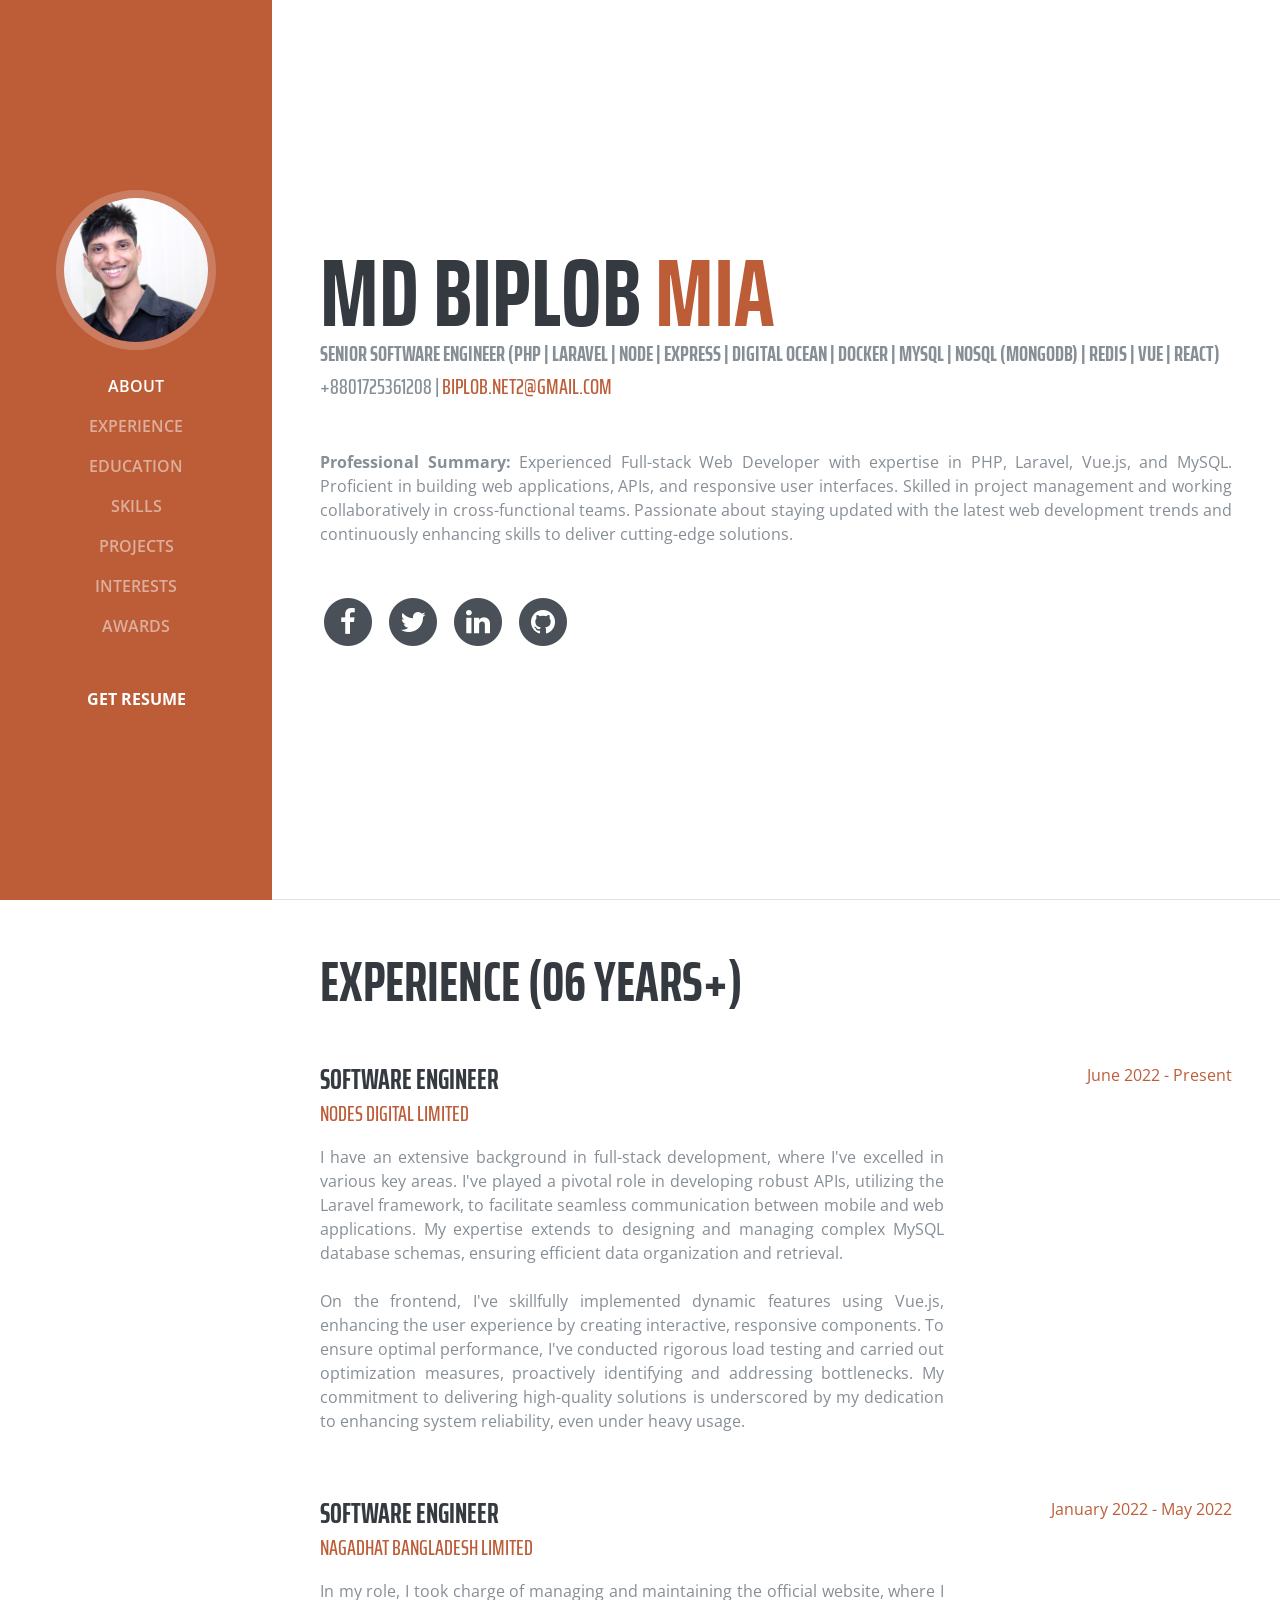
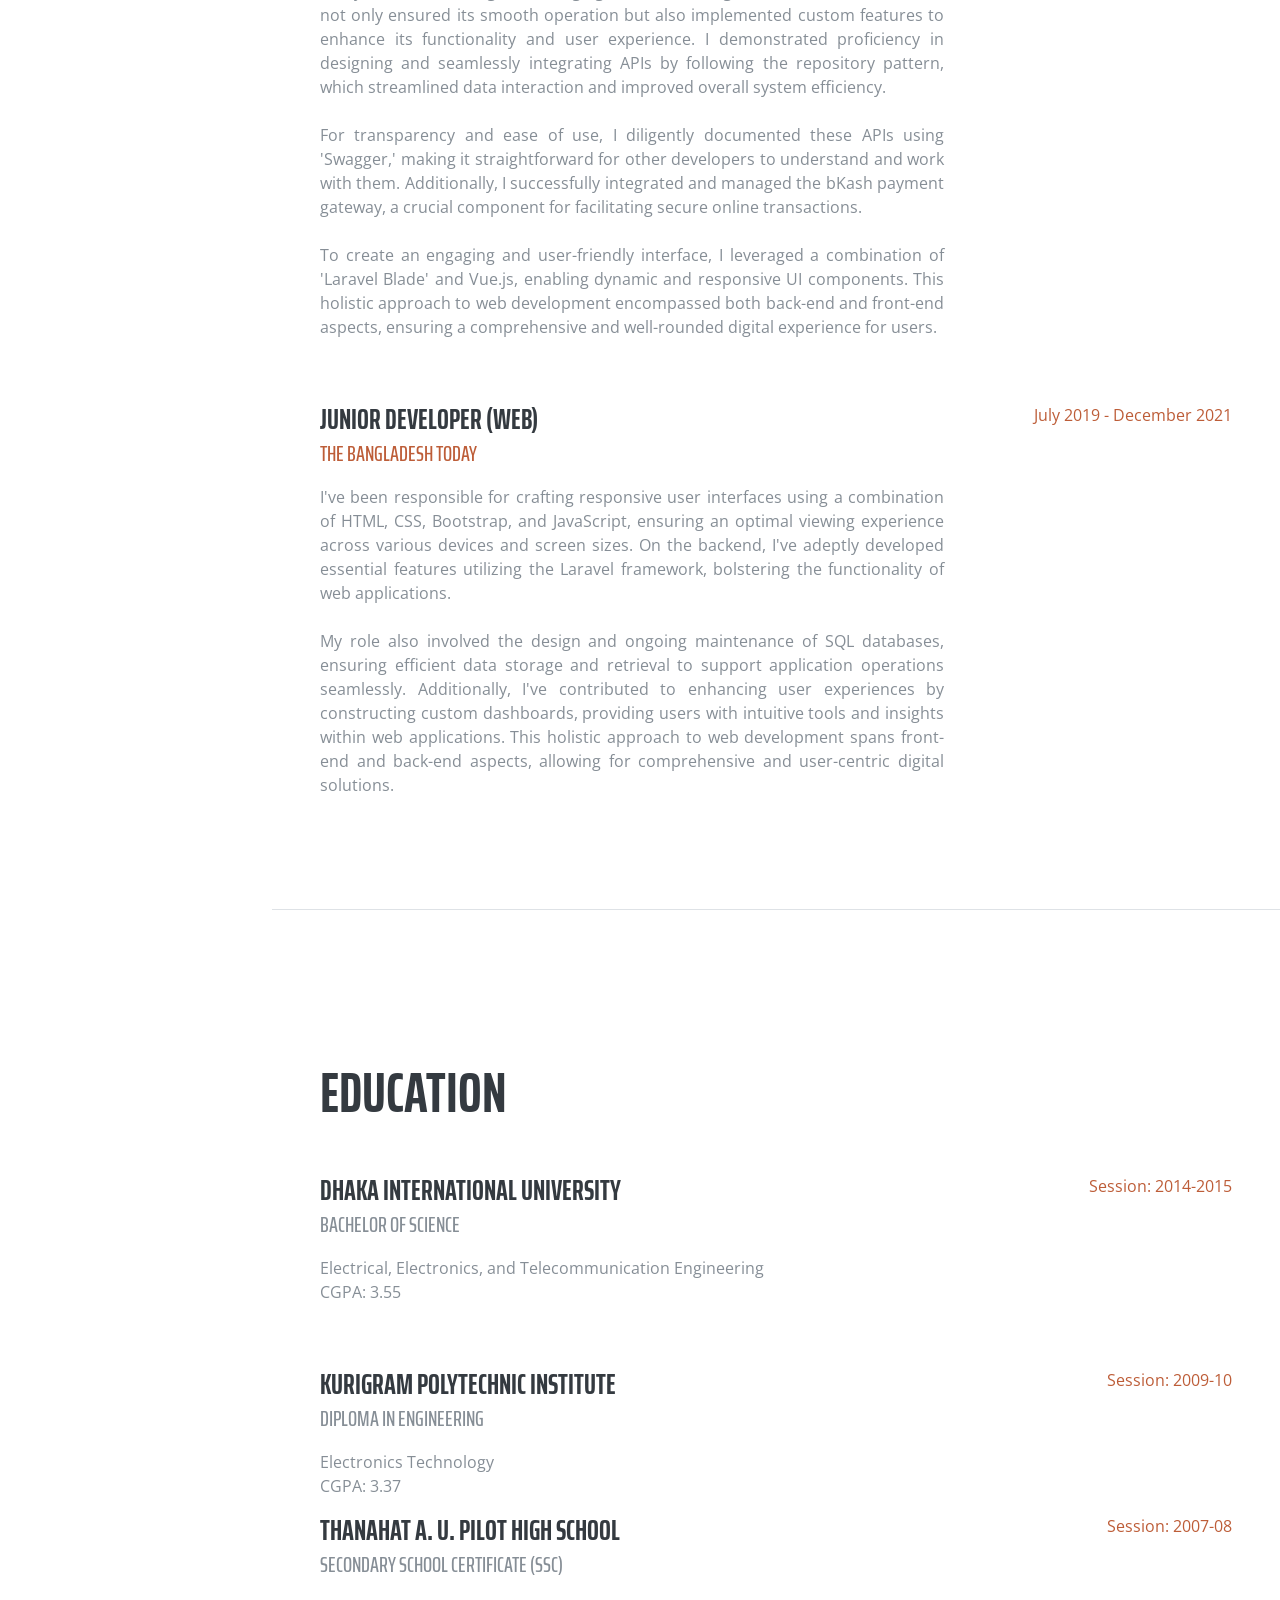
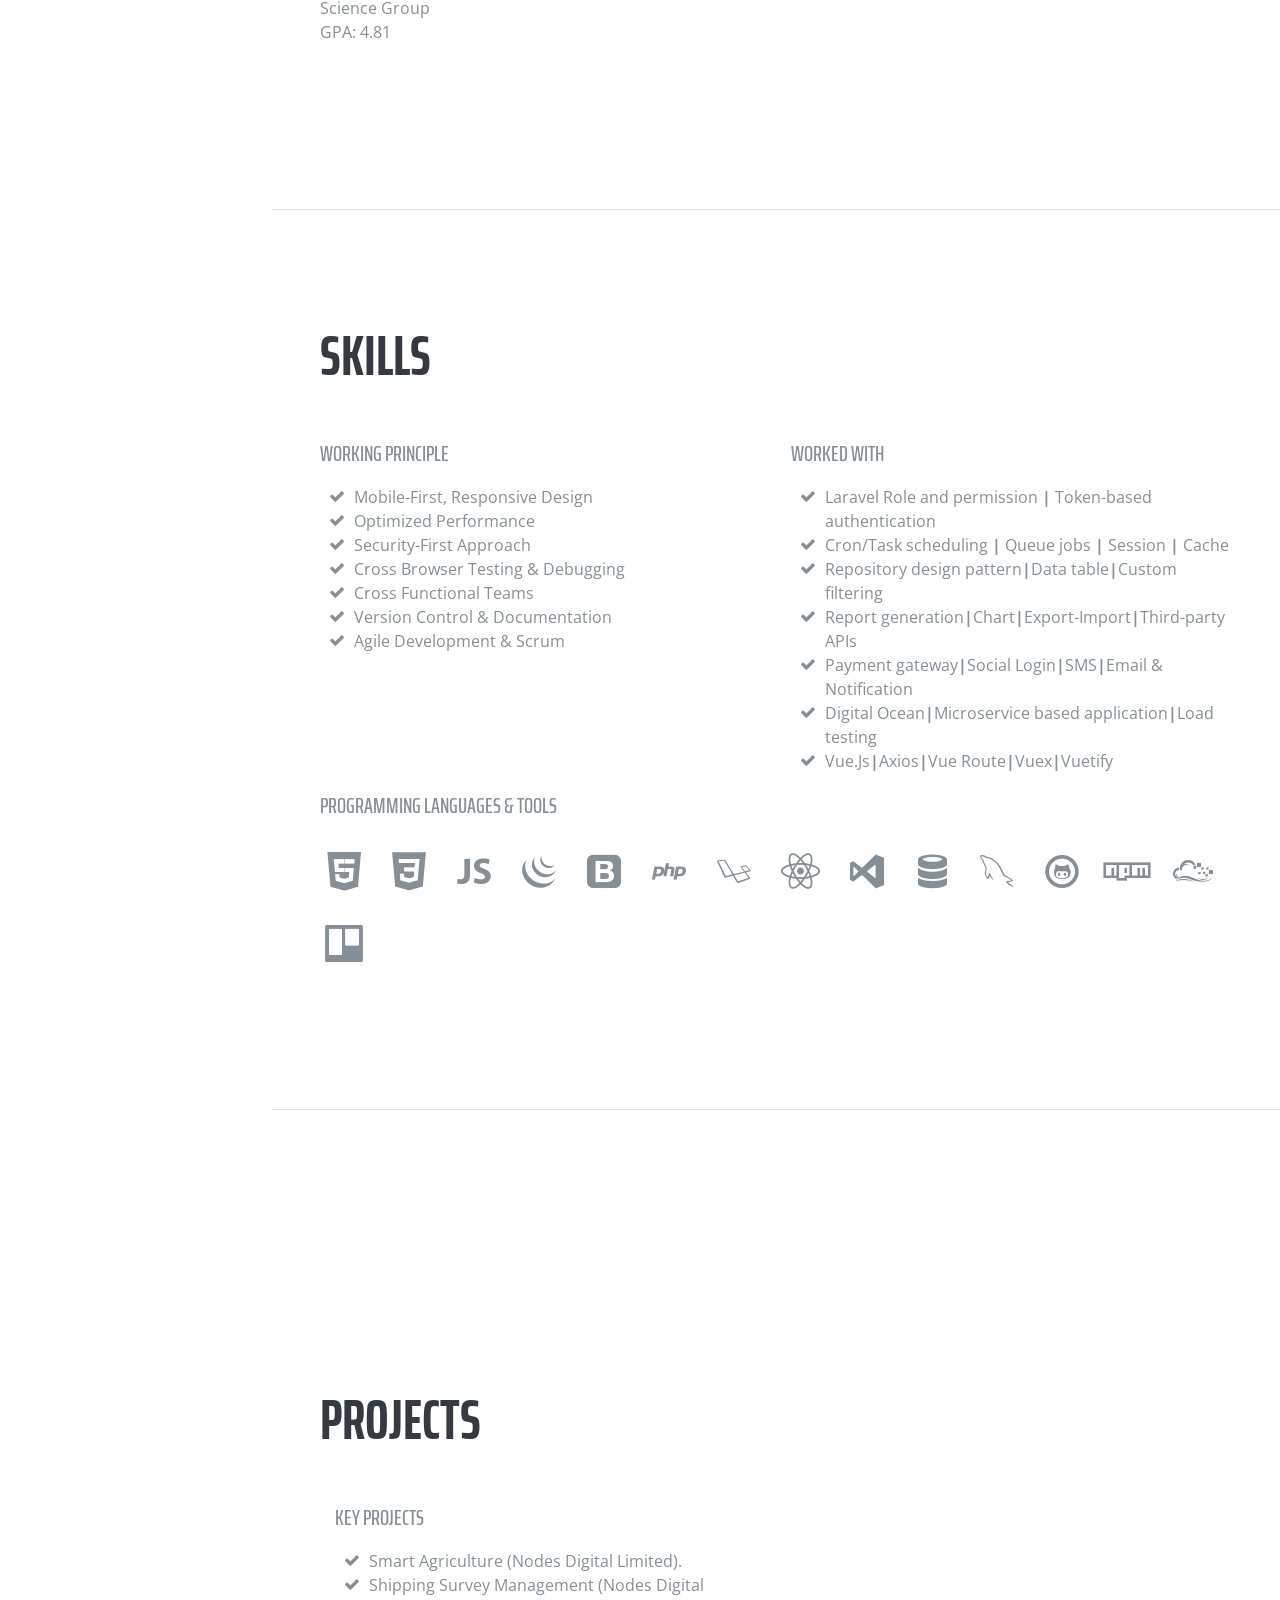
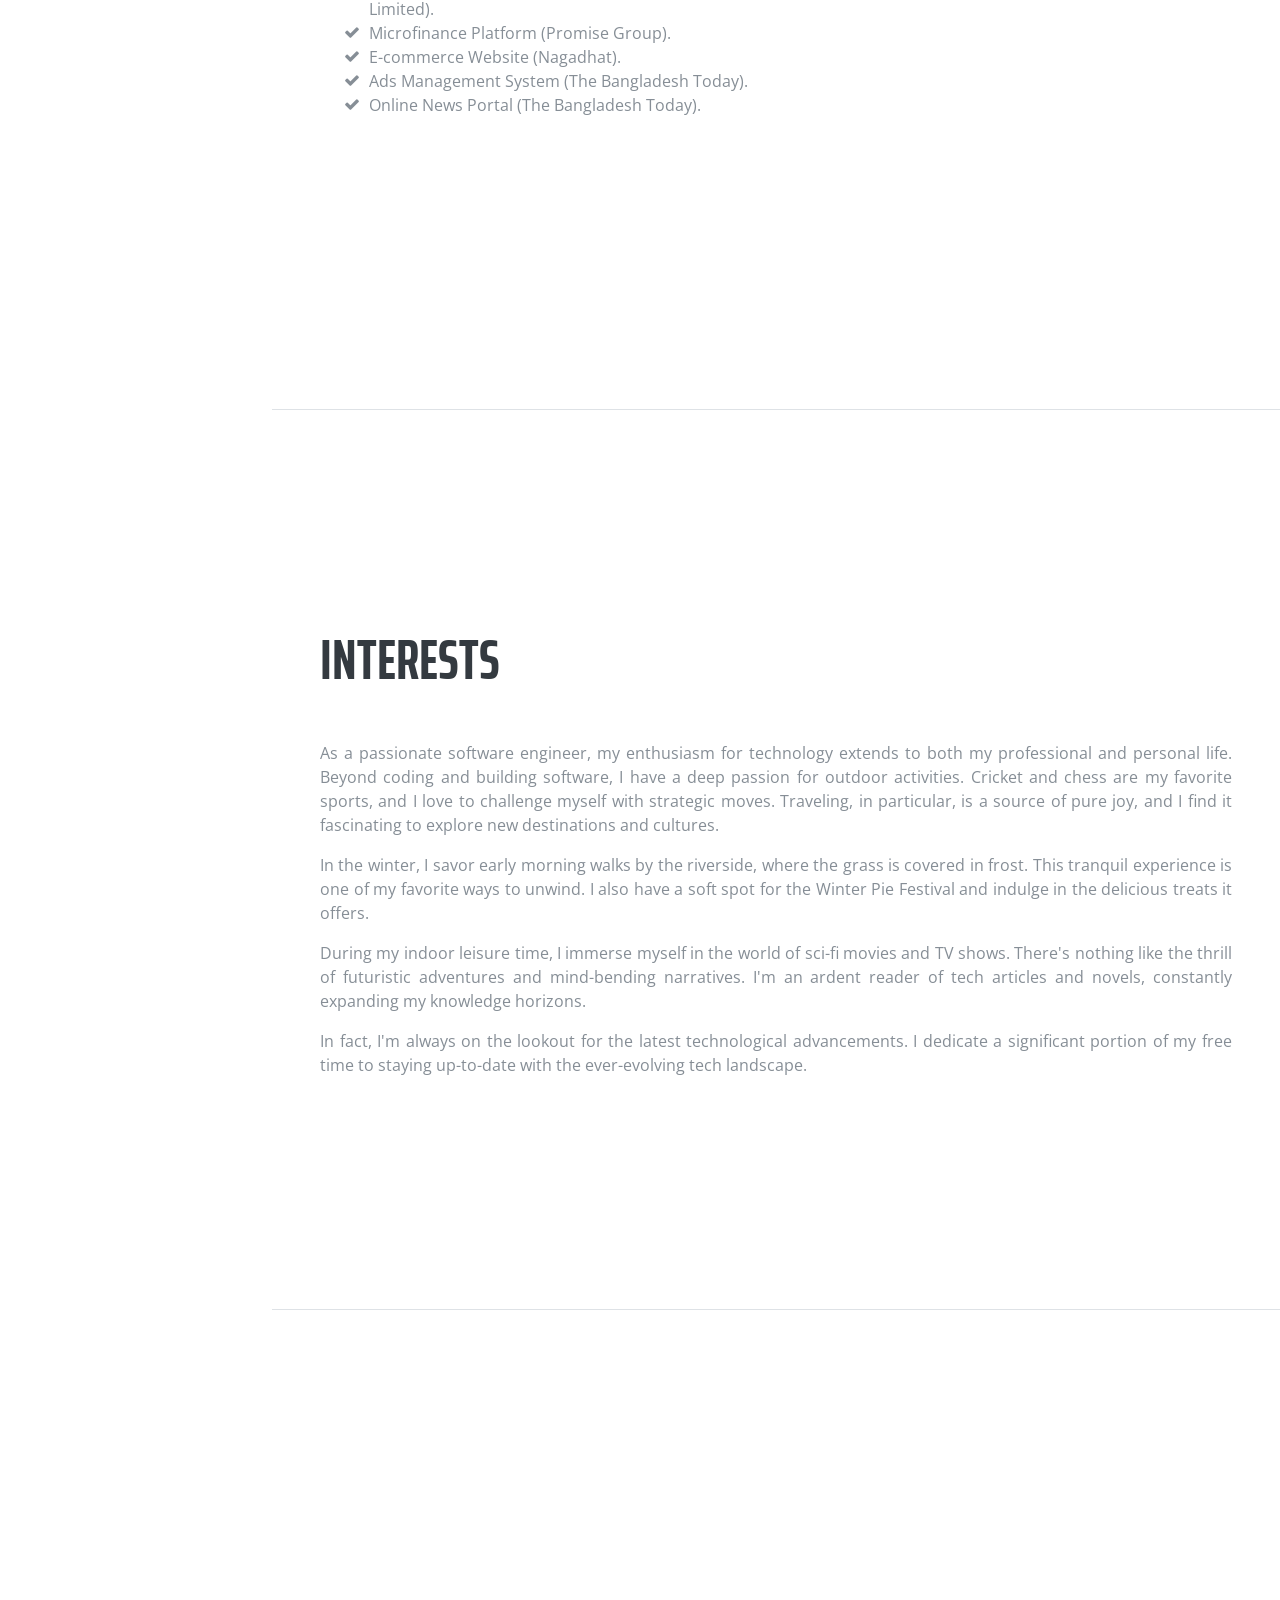
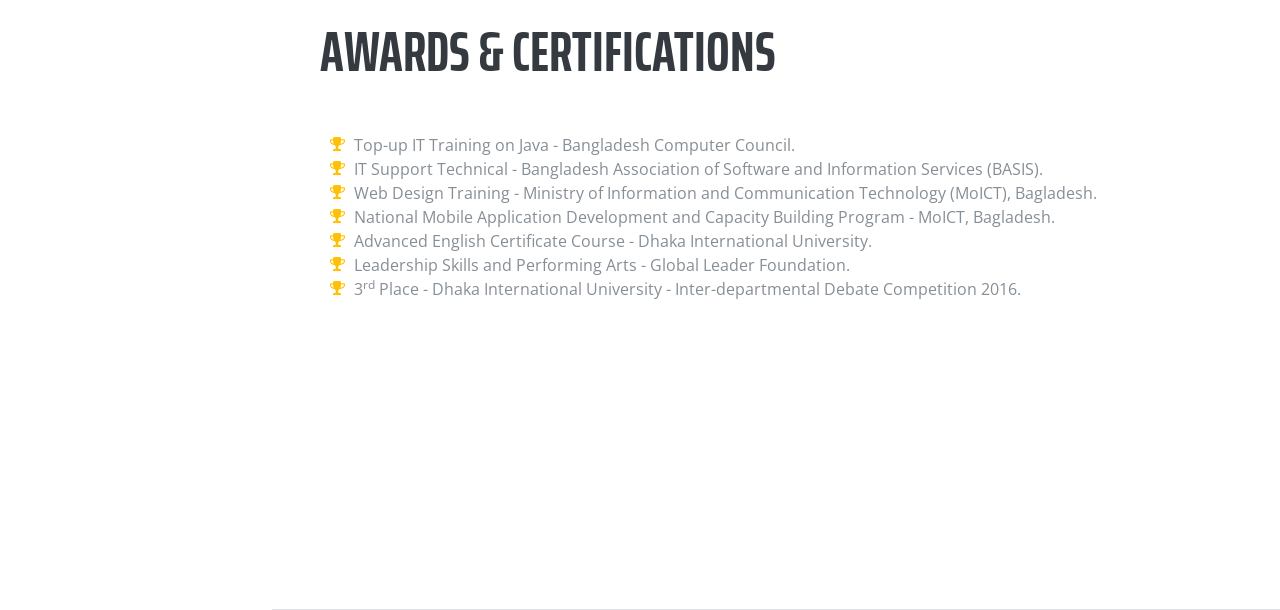
<file: _backup/01/index.html>
<!DOCTYPE html>
<html lang="en">

<head>

  <meta charset="utf-8">
  <meta name="viewport" content="width=device-width, initial-scale=1, shrink-to-fit=no">
  <meta name="description" content="">
  <meta name="author" content="">

  <title>MD BIPLOB MIA</title>

  <!-- Bootstrap core CSS -->
  <link href="vendor/bootstrap/css/bootstrap.min.css" rel="stylesheet">

  <!-- Custom fonts for this template -->
  <link href="https://fonts.googleapis.com/css?family=Saira+Extra+Condensed:100,200,300,400,500,600,700,800,900" rel="stylesheet">
  <link href="https://fonts.googleapis.com/css?family=Open+Sans:300,300i,400,400i,600,600i,700,700i,800,800i" rel="stylesheet">
  <link href="vendor/font-awesome/css/font-awesome.min.css" rel="stylesheet">
  <link href="vendor/devicons/css/devicons.min.css" rel="stylesheet">
  <link href="vendor/simple-line-icons/css/simple-line-icons.css" rel="stylesheet">

  <!-- Custom styles for this template -->
  <link href="css/resume.min.css" rel="stylesheet">

</head>

<body id="page-top">

  <nav class="navbar navbar-expand-lg navbar-dark bg-primary fixed-top" id="sideNav">
    <a class="navbar-brand js-scroll-trigger" href="#page-top">
      <span class="d-block d-lg-none">MD BIPLOB MIA</span>
      <span class="d-none d-lg-block">
        <img class="img-fluid img-profile rounded-circle mx-auto mb-2" src="img/profile.jpg" alt="Profile Image">
      </span>
    </a>
    <button class="navbar-toggler" type="button" data-toggle="collapse" data-target="#navbarSupportedContent" aria-controls="navbarSupportedContent" aria-expanded="false"
      aria-label="Toggle navigation">
      <span class="navbar-toggler-icon"></span>
    </button>
    <div class="collapse navbar-collapse" id="navbarSupportedContent">
      <ul class="navbar-nav">
        <li class="nav-item">
          <a class="nav-link js-scroll-trigger" href="#about">About</a>
        </li>
        <li class="nav-item">
          <a class="nav-link js-scroll-trigger" href="#experience">Experience</a>
        </li>
        <li class="nav-item">
          <a class="nav-link js-scroll-trigger" href="#education">Education</a>
        </li>
        <li class="nav-item">
          <a class="nav-link js-scroll-trigger" href="#skills">Skills</a>
        </li>
        <li class="nav-item">
          <a class="nav-link js-scroll-trigger" href="#projects">Projects</a>
        </li>
        <li class="nav-item">
          <a class="nav-link js-scroll-trigger" href="#interests">Interests</a>
        </li>
        <li class="nav-item">
          <a class="nav-link js-scroll-trigger" href="#awards">Awards</a>
        </li>
        <hr>
        <li class="nav-item">
          <a class="nav-link js-scroll-trigger" href="/documents/MD_BIPLOB_MIA.pdf" target="_blank">
            <span style="font-weight: bold; color: #fff;">Get Resume</span>
          </a>
        </li>
      </ul>
    </div>
  </nav>

  <div class="container-fluid p-0">

    <section class="resume-section p-3 p-lg-5 d-flex d-column" id="about">
      <div class="my-auto">
        <h1 class="mb-0">MD BIPLOB
          <span class="text-primary">MIA</span>
        </h1>
        <div class="subheading mb-5">
          <strong>Senior Software Engineer (PHP | Laravel | Node | Express | Digital Ocean | Docker | MySQL | NoSQL (MongoDB) | Redis | Vue | React)</strong> <br>
          +8801725361208 |
          <a href="mailto:biplob.net2@gmail.com">biplob.net2@gmail.com</a>
        </div>
        <p class="mb-5 text-justify">
          <strong>Professional Summary:</strong>
          Experienced Full-stack Web Developer with expertise in PHP, Laravel, Vue.js, and MySQL. Proficient in building web applications, APIs, and responsive user interfaces. Skilled in project
          management and working collaboratively in cross-functional teams. Passionate about staying updated with the latest web development trends and continuously enhancing skills to deliver
          cutting-edge solutions.
        </p>
        <ul class="list-inline list-social-icons mb-0">
          <li class="list-inline-item">
            <a href="https://facebook.com/mdbiplobmiabd" target="_blank">
              <span class="fa-stack fa-lg">
                <i class="fa fa-circle fa-stack-2x"></i>
                <i class="fa fa-facebook fa-stack-1x fa-inverse"></i>
              </span>
            </a>
          </li>
          <li class="list-inline-item">
            <a href="https://twitter.com/md_biplob_mia" target="_blank">
              <span class="fa-stack fa-lg">
                <i class="fa fa-circle fa-stack-2x"></i>
                <i class="fa fa-twitter fa-stack-1x fa-inverse"></i>
              </span>
            </a>
          </li>
          <li class="list-inline-item">
            <a href="https://www.linkedin.com/in/md-biplob-mia-62374084/" target="_blank">
              <span class="fa-stack fa-lg">
                <i class="fa fa-circle fa-stack-2x"></i>
                <i class="fa fa-linkedin fa-stack-1x fa-inverse"></i>
              </span>
            </a>
          </li>
          <li class="list-inline-item">
            <a href="https://github.com/biplob192" target="_blank">
              <span class="fa-stack fa-lg">
                <i class="fa fa-circle fa-stack-2x"></i>
                <i class="fa fa-github fa-stack-1x fa-inverse"></i>
              </span>
            </a>
          </li>
        </ul>
      </div>
    </section>

    <section class="resume-section p-3 p-lg-5 d-flex flex-column" id="experience">
      <div class="my-auto">
        <h2 class="mb-5">Experience (06 Years+)</h2>

        <div class="resume-item d-flex flex-column flex-md-row mb-5">
          <div class="resume-content mr-auto">
            <h3 class="mb-0">Software Engineer</h3>
            <div class="subheading mb-3"><a href="https://nodesdigitalbd.com/" target="_blank">Nodes Digital Limited</a></div>
            <p class="text-justify">
              I have an extensive background in full-stack development, where I've excelled in various key areas. I've played a pivotal role in developing robust APIs, utilizing the Laravel framework,
              to facilitate seamless communication between mobile and web applications. My expertise extends to designing and managing complex MySQL database schemas, ensuring efficient data
              organization and retrieval. <br><br> On the frontend, I've skillfully implemented dynamic features using Vue.js, enhancing the user experience by creating interactive, responsive
              components. To ensure optimal performance, I've conducted rigorous load testing and carried out optimization measures, proactively identifying and addressing bottlenecks. My commitment
              to delivering high-quality solutions is underscored by my dedication to enhancing system reliability, even under heavy usage.
            </p>
          </div>
          <div class="resume-date text-md-right">
            <span class="text-primary">June 2022 - Present</span>
          </div>
        </div>

        <div class="resume-item d-flex flex-column flex-md-row mb-5">
          <div class="resume-content mr-auto">
            <h3 class="mb-0">Software Engineer</h3>
            <div class="subheading mb-3"><a href="https://nagadhat.com.bd/" target="_blank">Nagadhat Bangladesh Limited</a></div>
            <p class="text-justify">
              In my role, I took charge of managing and maintaining the official website, where I not only ensured its smooth operation but also implemented custom features to enhance its
              functionality and user experience. I demonstrated proficiency in designing and seamlessly integrating APIs by following the repository pattern, which streamlined data interaction and
              improved overall system efficiency. <br><br> For transparency and ease of use, I diligently documented these APIs using 'Swagger,' making it straightforward for other developers to
              understand and work with them. Additionally, I successfully integrated and managed the bKash payment gateway, a crucial component for facilitating secure online transactions. <br><br> To
              create an engaging and user-friendly interface, I leveraged a combination of 'Laravel Blade' and Vue.js, enabling dynamic and responsive UI components. This holistic approach to web
              development encompassed both back-end and front-end aspects, ensuring a comprehensive and well-rounded digital experience for users.
            </p>
          </div>
          <div class="resume-date text-md-right">
            <span class="text-primary">January 2022 - May 2022</span>
          </div>
        </div>

        <div class="resume-item d-flex flex-column flex-md-row mb-5">
          <div class="resume-content mr-auto">
            <h3 class="mb-0">Junior Developer (Web)</h3>
            <div class="subheading mb-3"><a href="https://thebangladeshtoday.com/" target="_blank">The Bangladesh Today</a></div>
            <p class="text-justify">
              I've been responsible for crafting responsive user interfaces using a combination of HTML, CSS, Bootstrap, and JavaScript, ensuring an optimal viewing experience across various devices
              and screen sizes. On the backend, I've adeptly developed essential features utilizing the Laravel framework, bolstering the functionality of web applications. <br><br> My role also
              involved the design and ongoing maintenance of SQL databases, ensuring efficient data storage and retrieval to support application operations seamlessly. Additionally, I've contributed
              to enhancing user experiences by constructing custom dashboards, providing users with intuitive tools and insights within web applications. This holistic approach to web development
              spans front-end and back-end aspects, allowing for comprehensive and user-centric digital solutions.
            </p>
          </div>
          <div class="resume-date text-md-right">
            <span class="text-primary">July 2019 - December 2021</span>
          </div>
        </div>
      </div>

    </section>

    <section class="resume-section p-3 p-lg-5 d-flex flex-column" id="education">
      <div class="my-auto">
        <h2 class="mb-5">Education</h2>

        <div class="resume-item d-flex flex-column flex-md-row mb-5">
          <div class="resume-content mr-auto">
            <a href="https://diu.ac/" target="_blank">
              <h3 class="mb-0">Dhaka International University</h3>
            </a>
            <div class="subheading mb-3">Bachelor of Science</div>
            <div>Electrical, Electronics, and Telecommunication Engineering</div>
            <p>CGPA: 3.55</p>
          </div>
          <div class="resume-date text-md-right">
            <span class="text-primary">Session: 2014-2015</span>
          </div>
        </div>

        <div class="resume-item d-flex flex-column flex-md-row">
          <div class="resume-content mr-auto">
            <a href="https://kpik.gov.bd/" target="_blank">
              <h3 class="mb-0">Kurigram Polytechnic Institute</h3>
            </a>
            <div class="subheading mb-3">Diploma in Engineering</div>
            <div>Electronics Technology</div>
            <p>CGPA: 3.37</p>
          </div>
          <div class="resume-date text-md-right">
            <span class="text-primary">Session: 2009-10</span>
          </div>
        </div>

        <div class="resume-item d-flex flex-column flex-md-row">
          <div class="resume-content mr-auto">
            <a href="https://taupghs.edu.bd/" target="_blank">
              <h3 class="mb-0">Thanahat A. U. Pilot High School</h3>
            </a>
            <div class="subheading mb-3">Secondary School Certificate (SSC)</div>
            <div>Science Group</div>
            <p>GPA: 4.81</p>
          </div>
          <div class="resume-date text-md-right">
            <span class="text-primary">Session: 2007-08</span>
          </div>
        </div>

      </div>
    </section>

    <section class="resume-section p-3 p-lg-5 d-flex flex-column" id="skills">
      <div class="my-auto">
        <h2 class="mb-5">Skills</h2>
        <div class="row mb-3">
          <div class="col-12 col-md-6 mb-3">
            <div class="subheading mb-3">Working Principle</div>
            <ul class="fa-ul mb-0">
              <li>
                <i class="fa-li fa fa-check"></i>
                Mobile-First, Responsive Design
              </li>
              <li>
                <i class="fa-li fa fa-check"></i>
                Optimized Performance
              </li>
              <li>
                <i class="fa-li fa fa-check"></i>
                Security-First Approach
              </li>
              <li>
                <i class="fa-li fa fa-check"></i>
                Cross Browser Testing &amp; Debugging
              </li>
              <li>
                <i class="fa-li fa fa-check"></i>
                Cross Functional Teams
              </li>
              <li>
                <i class="fa-li fa fa-check"></i>
                Version Control & Documentation
              </li>
              <li>
                <i class="fa-li fa fa-check"></i>
                Agile Development & Scrum
              </li>

            </ul>
          </div>
          <div class="col-12 col-md-6">
            <div class="subheading mb-3">Worked With</div>
            <ul class="fa-ul mb-0">
              <li>
                <i class="fa-li fa fa-check"></i>
                Laravel Role and permission <strong>|</strong> Token-based authentication
              </li>
              <li>
                <i class="fa-li fa fa-check"></i>
                Cron/Task scheduling <strong>|</strong> Queue jobs <strong>|</strong> Session <strong>|</strong> Cache
              </li>
              <li>
                <i class="fa-li fa fa-check"></i>
                Repository design pattern<strong>|</strong>Data table<strong>|</strong>Custom filtering
              </li>
              <li>
                <i class="fa-li fa fa-check"></i>
                Report generation<strong>|</strong>Chart<strong>|</strong>Export-Import<strong>|</strong>Third-party APIs
              </li>
              <li>
                <i class="fa-li fa fa-check"></i>
                Payment gateway<strong>|</strong>Social Login<strong>|</strong>SMS<strong>|</strong>Email & Notification
              </li>
              <li>
                <i class="fa-li fa fa-check"></i>
                Digital Ocean<strong>|</strong>Microservice based application<strong>|</strong>Load testing
              </li>
              <li>
                <i class="fa-li fa fa-check"></i>
                Vue.Js<strong>|</strong>Axios<strong>|</strong>Vue Route<strong>|</strong>Vuex<strong>|</strong>Vuetify
              </li>
            </ul>
          </div>
          <!-- <div class="col-12 col-md-6">
            <div class="subheading mb-3">Key Projects</div>
            <ul class="fa-ul mb-0">
              <li>
                <i class="fa-li fa fa-check"></i>
                Smart Agriculture (Nodes Digital Limited).
              </li>
              <li>
                <i class="fa-li fa fa-check"></i>
                Shipping Survey Management (Nodes Digital Limited).
              </li>
              <li>
                <i class="fa-li fa fa-check"></i>
                Microfinance Platform (Promise Group).
              </li>
              <li>
                <i class="fa-li fa fa-check"></i>
                E-commerce Website (Nagadhat).
              </li>
              <li>
                <i class="fa-li fa fa-check"></i>
                Ads Management System (The Bangladesh Today).
              </li>
              <li>
                <i class="fa-li fa fa-check"></i>
                Online News Portal (The Bangladesh Today).
              </li>
            </ul>
          </div> -->
        </div>
        <div class="subheading mb-3">Programming Languages &amp; Tools</div>
        <ul class="list-inline list-icons">
          <li class="list-inline-item">
            <i class="devicons devicons-html5"></i>
          </li>
          <li class="list-inline-item">
            <i class="devicons devicons-css3"></i>
          </li>
          <li class="list-inline-item">
            <i class="devicons devicons-javascript"></i>
          </li>
          <li class="list-inline-item">
            <i class="devicons devicons-jquery"></i>
          </li>
          <li class="list-inline-item">
            <i class="devicons devicons-bootstrap"></i>
          </li>
          <li class="list-inline-item">
            <i class="devicons devicons-php"></i>
          </li>
          <li class="list-inline-item">
            <i class="devicons devicons-laravel"></i>
          </li>
          <li class="list-inline-item">
            <i class="devicons devicons-react"></i>
          </li>
          <li class="list-inline-item">
            <i class="devicons devicons-visualstudio"></i>
          </li>
          <li class="list-inline-item">
            <i class="devicons devicons-database"></i>
          </li>
          <li class="list-inline-item">
            <i class="devicons devicons-mysql"></i>
          </li>
          <li class="list-inline-item">
            <i class="devicons devicons-github"></i>
          </li>
          <li class="list-inline-item">
            <i class="devicons devicons-npm"></i>
          </li>
          <li class="list-inline-item">
            <i class="devicons devicons-digital-ocean"></i>
          </li>
          <li class="list-inline-item">
            <i class="devicons devicons-trello"></i>
          </li>
          <!-- <li class="list-inline-item">
            <i class="devicons devicons-photoshop"></i>
          </li>
          <li class="list-inline-item">
            <i class="devicons devicons-illustrator"></i>
          </li> -->
        </ul>
      </div>
    </section>

    <section class="resume-section p-3 p-lg-5 d-flex flex-column" id="projects">
      <div class="my-auto">
        <h2 class="mb-5">Projects</h2>
        <div class="col-12 col-md-6 mb-3">
          <div class="subheading mb-3">Key Projects</div>
          <ul class="fa-ul mb-0">
            <li>
              <i class="fa-li fa fa-check"></i>
              Smart Agriculture (Nodes Digital Limited).
            </li>
            <li>
              <i class="fa-li fa fa-check"></i>
              Shipping Survey Management (Nodes Digital Limited).
            </li>
            <li>
              <i class="fa-li fa fa-check"></i>
              Microfinance Platform (Promise Group).
            </li>
            <li>
              <i class="fa-li fa fa-check"></i>
              E-commerce Website (Nagadhat).
            </li>
            <li>
              <i class="fa-li fa fa-check"></i>
              Ads Management System (The Bangladesh Today).
            </li>
            <li>
              <i class="fa-li fa fa-check"></i>
              Online News Portal (The Bangladesh Today).
            </li>
          </ul>
        </div>
      </div>
    </section>

    <section class="resume-section p-3 p-lg-5 d-flex flex-column" id="interests">
      <div class="my-auto">
        <h2 class="mb-5">Interests</h2>
        <p class="text-justify">As a passionate software engineer, my enthusiasm for technology extends to both my professional and personal life. Beyond coding and building software, I have a deep
          passion for outdoor activities. Cricket and chess are my favorite sports, and I love to challenge myself with strategic moves. Traveling, in particular, is a source of pure joy, and I find
          it fascinating to explore new destinations and cultures.</p>
        <p class="text-justify">In the winter, I savor early morning walks by the riverside, where the grass is covered in frost. This tranquil experience is one of my favorite ways to unwind. I also
          have a soft spot for the Winter Pie Festival and indulge in the delicious treats it offers.</p>
        <p class="text-justify">During my indoor leisure time, I immerse myself in the world of sci-fi movies and TV shows. There's nothing like the thrill of futuristic adventures and mind-bending
          narratives. I'm an ardent reader of tech articles and novels, constantly expanding my knowledge horizons.</p>
        <p class="text-justify">In fact, I'm always on the lookout for the latest technological advancements. I dedicate a significant portion of my free time to staying up-to-date with the
          ever-evolving tech landscape.</p>
      </div>
    </section>

    <section class="resume-section p-3 p-lg-5 d-flex flex-column" id="awards">
      <div class="my-auto">
        <h2 class="mb-5">Awards &amp; Certifications</h2>
        <ul class="fa-ul mb-0">
          <li>
            <i class="fa-li fa fa-trophy text-warning"></i>
            Top-up IT Training on Java - Bangladesh Computer Council.
          </li>
          <li>
            <i class="fa-li fa fa-trophy text-warning"></i>
            IT Support Technical - Bangladesh Association of Software and Information Services (BASIS).
          </li>
          <li>
            <i class="fa-li fa fa-trophy text-warning"></i>
            Web Design Training - Ministry of Information and Communication Technology (MoICT), Bagladesh.
          </li>
          <li>
            <i class="fa-li fa fa-trophy text-warning"></i>
            National Mobile Application Development and Capacity Building Program - MoICT, Bagladesh.
          </li>
          <li>
            <i class="fa-li fa fa-trophy text-warning"></i>
            Advanced English Certificate Course - Dhaka International University.
          </li>
          <li>
            <i class="fa-li fa fa-trophy text-warning"></i>
            Leadership Skills and Performing Arts - Global Leader Foundation.
          </li>
          <li>
            <i class="fa-li fa fa-trophy text-warning"></i>
            3<sup>rd</sup>
            Place - Dhaka International University - Inter-departmental Debate Competition 2016.
          </li>
        </ul>
      </div>
    </section>

  </div>

  <!-- Bootstrap core JavaScript -->
  <script src="vendor/jquery/jquery.min.js"></script>
  <script src="vendor/bootstrap/js/bootstrap.bundle.min.js"></script>

  <!-- Plugin JavaScript -->
  <script src="vendor/jquery-easing/jquery.easing.min.js"></script>

  <!-- Custom scripts for this template -->
  <script src="js/resume.min.js"></script>

</body>

</html>
</file>
<file: _backup/01/vendor/simple-line-icons/css/simple-line-icons.css>
@font-face {
  font-family: 'simple-line-icons';
  src: url('../fonts/Simple-Line-Icons.eot?v=2.4.0');
  src: url('../fonts/Simple-Line-Icons.eot?v=2.4.0#iefix') format('embedded-opentype'), url('../fonts/Simple-Line-Icons.woff2?v=2.4.0') format('woff2'), url('../fonts/Simple-Line-Icons.ttf?v=2.4.0') format('truetype'), url('../fonts/Simple-Line-Icons.woff?v=2.4.0') format('woff'), url('../fonts/Simple-Line-Icons.svg?v=2.4.0#simple-line-icons') format('svg');
  font-weight: normal;
  font-style: normal;
}
/*
 Use the following CSS code if you want to have a class per icon.
 Instead of a list of all class selectors, you can use the generic [class*="icon-"] selector, but it's slower:
*/
.icon-user,
.icon-people,
.icon-user-female,
.icon-user-follow,
.icon-user-following,
.icon-user-unfollow,
.icon-login,
.icon-logout,
.icon-emotsmile,
.icon-phone,
.icon-call-end,
.icon-call-in,
.icon-call-out,
.icon-map,
.icon-location-pin,
.icon-direction,
.icon-directions,
.icon-compass,
.icon-layers,
.icon-menu,
.icon-list,
.icon-options-vertical,
.icon-options,
.icon-arrow-down,
.icon-arrow-left,
.icon-arrow-right,
.icon-arrow-up,
.icon-arrow-up-circle,
.icon-arrow-left-circle,
.icon-arrow-right-circle,
.icon-arrow-down-circle,
.icon-check,
.icon-clock,
.icon-plus,
.icon-minus,
.icon-close,
.icon-event,
.icon-exclamation,
.icon-organization,
.icon-trophy,
.icon-screen-smartphone,
.icon-screen-desktop,
.icon-plane,
.icon-notebook,
.icon-mustache,
.icon-mouse,
.icon-magnet,
.icon-energy,
.icon-disc,
.icon-cursor,
.icon-cursor-move,
.icon-crop,
.icon-chemistry,
.icon-speedometer,
.icon-shield,
.icon-screen-tablet,
.icon-magic-wand,
.icon-hourglass,
.icon-graduation,
.icon-ghost,
.icon-game-controller,
.icon-fire,
.icon-eyeglass,
.icon-envelope-open,
.icon-envelope-letter,
.icon-bell,
.icon-badge,
.icon-anchor,
.icon-wallet,
.icon-vector,
.icon-speech,
.icon-puzzle,
.icon-printer,
.icon-present,
.icon-playlist,
.icon-pin,
.icon-picture,
.icon-handbag,
.icon-globe-alt,
.icon-globe,
.icon-folder-alt,
.icon-folder,
.icon-film,
.icon-feed,
.icon-drop,
.icon-drawer,
.icon-docs,
.icon-doc,
.icon-diamond,
.icon-cup,
.icon-calculator,
.icon-bubbles,
.icon-briefcase,
.icon-book-open,
.icon-basket-loaded,
.icon-basket,
.icon-bag,
.icon-action-undo,
.icon-action-redo,
.icon-wrench,
.icon-umbrella,
.icon-trash,
.icon-tag,
.icon-support,
.icon-frame,
.icon-size-fullscreen,
.icon-size-actual,
.icon-shuffle,
.icon-share-alt,
.icon-share,
.icon-rocket,
.icon-question,
.icon-pie-chart,
.icon-pencil,
.icon-note,
.icon-loop,
.icon-home,
.icon-grid,
.icon-graph,
.icon-microphone,
.icon-music-tone-alt,
.icon-music-tone,
.icon-earphones-alt,
.icon-earphones,
.icon-equalizer,
.icon-like,
.icon-dislike,
.icon-control-start,
.icon-control-rewind,
.icon-control-play,
.icon-control-pause,
.icon-control-forward,
.icon-control-end,
.icon-volume-1,
.icon-volume-2,
.icon-volume-off,
.icon-calendar,
.icon-bulb,
.icon-chart,
.icon-ban,
.icon-bubble,
.icon-camrecorder,
.icon-camera,
.icon-cloud-download,
.icon-cloud-upload,
.icon-envelope,
.icon-eye,
.icon-flag,
.icon-heart,
.icon-info,
.icon-key,
.icon-link,
.icon-lock,
.icon-lock-open,
.icon-magnifier,
.icon-magnifier-add,
.icon-magnifier-remove,
.icon-paper-clip,
.icon-paper-plane,
.icon-power,
.icon-refresh,
.icon-reload,
.icon-settings,
.icon-star,
.icon-symbol-female,
.icon-symbol-male,
.icon-target,
.icon-credit-card,
.icon-paypal,
.icon-social-tumblr,
.icon-social-twitter,
.icon-social-facebook,
.icon-social-instagram,
.icon-social-linkedin,
.icon-social-pinterest,
.icon-social-github,
.icon-social-google,
.icon-social-reddit,
.icon-social-skype,
.icon-social-dribbble,
.icon-social-behance,
.icon-social-foursqare,
.icon-social-soundcloud,
.icon-social-spotify,
.icon-social-stumbleupon,
.icon-social-youtube,
.icon-social-dropbox,
.icon-social-vkontakte,
.icon-social-steam {
  font-family: 'simple-line-icons';
  speak: none;
  font-style: normal;
  font-weight: normal;
  font-variant: normal;
  text-transform: none;
  line-height: 1;
  /* Better Font Rendering =========== */
  -webkit-font-smoothing: antialiased;
  -moz-osx-font-smoothing: grayscale;
}
.icon-user:before {
  content: "\e005";
}
.icon-people:before {
  content: "\e001";
}
.icon-user-female:before {
  content: "\e000";
}
.icon-user-follow:before {
  content: "\e002";
}
.icon-user-following:before {
  content: "\e003";
}
.icon-user-unfollow:before {
  content: "\e004";
}
.icon-login:before {
  content: "\e066";
}
.icon-logout:before {
  content: "\e065";
}
.icon-emotsmile:before {
  content: "\e021";
}
.icon-phone:before {
  content: "\e600";
}
.icon-call-end:before {
  content: "\e048";
}
.icon-call-in:before {
  content: "\e047";
}
.icon-call-out:before {
  content: "\e046";
}
.icon-map:before {
  content: "\e033";
}
.icon-location-pin:before {
  content: "\e096";
}
.icon-direction:before {
  content: "\e042";
}
.icon-directions:before {
  content: "\e041";
}
.icon-compass:before {
  content: "\e045";
}
.icon-layers:before {
  content: "\e034";
}
.icon-menu:before {
  content: "\e601";
}
.icon-list:before {
  content: "\e067";
}
.icon-options-vertical:before {
  content: "\e602";
}
.icon-options:before {
  content: "\e603";
}
.icon-arrow-down:before {
  content: "\e604";
}
.icon-arrow-left:before {
  content: "\e605";
}
.icon-arrow-right:before {
  content: "\e606";
}
.icon-arrow-up:before {
  content: "\e607";
}
.icon-arrow-up-circle:before {
  content: "\e078";
}
.icon-arrow-left-circle:before {
  content: "\e07a";
}
.icon-arrow-right-circle:before {
  content: "\e079";
}
.icon-arrow-down-circle:before {
  content: "\e07b";
}
.icon-check:before {
  content: "\e080";
}
.icon-clock:before {
  content: "\e081";
}
.icon-plus:before {
  content: "\e095";
}
.icon-minus:before {
  content: "\e615";
}
.icon-close:before {
  content: "\e082";
}
.icon-event:before {
  content: "\e619";
}
.icon-exclamation:before {
  content: "\e617";
}
.icon-organization:before {
  content: "\e616";
}
.icon-trophy:before {
  content: "\e006";
}
.icon-screen-smartphone:before {
  content: "\e010";
}
.icon-screen-desktop:before {
  content: "\e011";
}
.icon-plane:before {
  content: "\e012";
}
.icon-notebook:before {
  content: "\e013";
}
.icon-mustache:before {
  content: "\e014";
}
.icon-mouse:before {
  content: "\e015";
}
.icon-magnet:before {
  content: "\e016";
}
.icon-energy:before {
  content: "\e020";
}
.icon-disc:before {
  content: "\e022";
}
.icon-cursor:before {
  content: "\e06e";
}
.icon-cursor-move:before {
  content: "\e023";
}
.icon-crop:before {
  content: "\e024";
}
.icon-chemistry:before {
  content: "\e026";
}
.icon-speedometer:before {
  content: "\e007";
}
.icon-shield:before {
  content: "\e00e";
}
.icon-screen-tablet:before {
  content: "\e00f";
}
.icon-magic-wand:before {
  content: "\e017";
}
.icon-hourglass:before {
  content: "\e018";
}
.icon-graduation:before {
  content: "\e019";
}
.icon-ghost:before {
  content: "\e01a";
}
.icon-game-controller:before {
  content: "\e01b";
}
.icon-fire:before {
  content: "\e01c";
}
.icon-eyeglass:before {
  content: "\e01d";
}
.icon-envelope-open:before {
  content: "\e01e";
}
.icon-envelope-letter:before {
  content: "\e01f";
}
.icon-bell:before {
  content: "\e027";
}
.icon-badge:before {
  content: "\e028";
}
.icon-anchor:before {
  content: "\e029";
}
.icon-wallet:before {
  content: "\e02a";
}
.icon-vector:before {
  content: "\e02b";
}
.icon-speech:before {
  content: "\e02c";
}
.icon-puzzle:before {
  content: "\e02d";
}
.icon-printer:before {
  content: "\e02e";
}
.icon-present:before {
  content: "\e02f";
}
.icon-playlist:before {
  content: "\e030";
}
.icon-pin:before {
  content: "\e031";
}
.icon-picture:before {
  content: "\e032";
}
.icon-handbag:before {
  content: "\e035";
}
.icon-globe-alt:before {
  content: "\e036";
}
.icon-globe:before {
  content: "\e037";
}
.icon-folder-alt:before {
  content: "\e039";
}
.icon-folder:before {
  content: "\e089";
}
.icon-film:before {
  content: "\e03a";
}
.icon-feed:before {
  content: "\e03b";
}
.icon-drop:before {
  content: "\e03e";
}
.icon-drawer:before {
  content: "\e03f";
}
.icon-docs:before {
  content: "\e040";
}
.icon-doc:before {
  content: "\e085";
}
.icon-diamond:before {
  content: "\e043";
}
.icon-cup:before {
  content: "\e044";
}
.icon-calculator:before {
  content: "\e049";
}
.icon-bubbles:before {
  content: "\e04a";
}
.icon-briefcase:before {
  content: "\e04b";
}
.icon-book-open:before {
  content: "\e04c";
}
.icon-basket-loaded:before {
  content: "\e04d";
}
.icon-basket:before {
  content: "\e04e";
}
.icon-bag:before {
  content: "\e04f";
}
.icon-action-undo:before {
  content: "\e050";
}
.icon-action-redo:before {
  content: "\e051";
}
.icon-wrench:before {
  content: "\e052";
}
.icon-umbrella:before {
  content: "\e053";
}
.icon-trash:before {
  content: "\e054";
}
.icon-tag:before {
  content: "\e055";
}
.icon-support:before {
  content: "\e056";
}
.icon-frame:before {
  content: "\e038";
}
.icon-size-fullscreen:before {
  content: "\e057";
}
.icon-size-actual:before {
  content: "\e058";
}
.icon-shuffle:before {
  content: "\e059";
}
.icon-share-alt:before {
  content: "\e05a";
}
.icon-share:before {
  content: "\e05b";
}
.icon-rocket:before {
  content: "\e05c";
}
.icon-question:before {
  content: "\e05d";
}
.icon-pie-chart:before {
  content: "\e05e";
}
.icon-pencil:before {
  content: "\e05f";
}
.icon-note:before {
  content: "\e060";
}
.icon-loop:before {
  content: "\e064";
}
.icon-home:before {
  content: "\e069";
}
.icon-grid:before {
  content: "\e06a";
}
.icon-graph:before {
  content: "\e06b";
}
.icon-microphone:before {
  content: "\e063";
}
.icon-music-tone-alt:before {
  content: "\e061";
}
.icon-music-tone:before {
  content: "\e062";
}
.icon-earphones-alt:before {
  content: "\e03c";
}
.icon-earphones:before {
  content: "\e03d";
}
.icon-equalizer:before {
  content: "\e06c";
}
.icon-like:before {
  content: "\e068";
}
.icon-dislike:before {
  content: "\e06d";
}
.icon-control-start:before {
  content: "\e06f";
}
.icon-control-rewind:before {
  content: "\e070";
}
.icon-control-play:before {
  content: "\e071";
}
.icon-control-pause:before {
  content: "\e072";
}
.icon-control-forward:before {
  content: "\e073";
}
.icon-control-end:before {
  content: "\e074";
}
.icon-volume-1:before {
  content: "\e09f";
}
.icon-volume-2:before {
  content: "\e0a0";
}
.icon-volume-off:before {
  content: "\e0a1";
}
.icon-calendar:before {
  content: "\e075";
}
.icon-bulb:before {
  content: "\e076";
}
.icon-chart:before {
  content: "\e077";
}
.icon-ban:before {
  content: "\e07c";
}
.icon-bubble:before {
  content: "\e07d";
}
.icon-camrecorder:before {
  content: "\e07e";
}
.icon-camera:before {
  content: "\e07f";
}
.icon-cloud-download:before {
  content: "\e083";
}
.icon-cloud-upload:before {
  content: "\e084";
}
.icon-envelope:before {
  content: "\e086";
}
.icon-eye:before {
  content: "\e087";
}
.icon-flag:before {
  content: "\e088";
}
.icon-heart:before {
  content: "\e08a";
}
.icon-info:before {
  content: "\e08b";
}
.icon-key:before {
  content: "\e08c";
}
.icon-link:before {
  content: "\e08d";
}
.icon-lock:before {
  content: "\e08e";
}
.icon-lock-open:before {
  content: "\e08f";
}
.icon-magnifier:before {
  content: "\e090";
}
.icon-magnifier-add:before {
  content: "\e091";
}
.icon-magnifier-remove:before {
  content: "\e092";
}
.icon-paper-clip:before {
  content: "\e093";
}
.icon-paper-plane:before {
  content: "\e094";
}
.icon-power:before {
  content: "\e097";
}
.icon-refresh:before {
  content: "\e098";
}
.icon-reload:before {
  content: "\e099";
}
.icon-settings:before {
  content: "\e09a";
}
.icon-star:before {
  content: "\e09b";
}
.icon-symbol-female:before {
  content: "\e09c";
}
.icon-symbol-male:before {
  content: "\e09d";
}
.icon-target:before {
  content: "\e09e";
}
.icon-credit-card:before {
  content: "\e025";
}
.icon-paypal:before {
  content: "\e608";
}
.icon-social-tumblr:before {
  content: "\e00a";
}
.icon-social-twitter:before {
  content: "\e009";
}
.icon-social-facebook:before {
  content: "\e00b";
}
.icon-social-instagram:before {
  content: "\e609";
}
.icon-social-linkedin:before {
  content: "\e60a";
}
.icon-social-pinterest:before {
  content: "\e60b";
}
.icon-social-github:before {
  content: "\e60c";
}
.icon-social-google:before {
  content: "\e60d";
}
.icon-social-reddit:before {
  content: "\e60e";
}
.icon-social-skype:before {
  content: "\e60f";
}
.icon-social-dribbble:before {
  content: "\e00d";
}
.icon-social-behance:before {
  content: "\e610";
}
.icon-social-foursqare:before {
  content: "\e611";
}
.icon-social-soundcloud:before {
  content: "\e612";
}
.icon-social-spotify:before {
  content: "\e613";
}
.icon-social-stumbleupon:before {
  content: "\e614";
}
.icon-social-youtube:before {
  content: "\e008";
}
.icon-social-dropbox:before {
  content: "\e00c";
}
.icon-social-vkontakte:before {
  content: "\e618";
}
.icon-social-steam:before {
  content: "\e620";
}
</file>
<file: _backup/01/vendor/devicons/css/devicons.min.css>
/*!
 *  Devicons 1.8.0 made by Theodore Vorillas / http://vorillaz.com 
 */
@font-face{font-family:devicons;src:url(../fonts/devicons.eot?xqxft6);src:url(../fonts/devicons.eot?#iefixxqxft6) format("embedded-opentype"),url(../fonts/devicons.woff?xqxft6) format("woff"),url(../fonts/devicons.ttf?xqxft6) format("truetype"),url(../fonts/devicons.svg?xqxft6#devicons) format("svg");font-weight:400;font-style:normal}.devicons{font-family:devicons;speak:none;font-style:normal;font-weight:400;font-variant:normal;text-transform:none;line-height:1;-webkit-font-smoothing:antialiased;-moz-osx-font-smoothing:grayscale}.devicons-git:before{content:"\e602"}.devicons-git_compare:before{content:"\e628"}.devicons-git_branch:before{content:"\e625"}.devicons-git_commit:before{content:"\e629"}.devicons-git_pull_request:before{content:"\e626"}.devicons-git_merge:before{content:"\e627"}.devicons-bitbucket:before{content:"\e603"}.devicons-github_alt:before{content:"\e608"}.devicons-github_badge:before{content:"\e609"}.devicons-github:before{content:"\e60a"}.devicons-github_full:before{content:"\e617"}.devicons-java:before{content:"\e638"}.devicons-ruby:before{content:"\e639"}.devicons-scala:before{content:"\e637"}.devicons-python:before{content:"\e63c"}.devicons-go:before{content:"\e624"}.devicons-ruby_on_rails:before{content:"\e63b"}.devicons-django:before{content:"\e61d"}.devicons-markdown:before{content:"\e63e"}.devicons-php:before{content:"\e63d"}.devicons-mysql:before{content:"\e604"}.devicons-streamline:before{content:"\e605"}.devicons-database:before{content:"\e606"}.devicons-laravel:before{content:"\e63f"}.devicons-javascript:before{content:"\e64e"}.devicons-angular:before{content:"\e653"}.devicons-backbone:before{content:"\e652"}.devicons-coffeescript:before{content:"\e651"}.devicons-jquery:before{content:"\e650"}.devicons-modernizr:before{content:"\e620"}.devicons-jquery_ui:before{content:"\e654"}.devicons-ember:before{content:"\e61b"}.devicons-dojo:before{content:"\e61c"}.devicons-nodejs:before{content:"\e619"}.devicons-nodejs_small:before{content:"\e618"}.devicons-javascript_shield:before{content:"\e64f"}.devicons-bootstrap:before{content:"\e647"}.devicons-sass:before{content:"\e64b"}.devicons-css3_full:before{content:"\e64a"}.devicons-css3:before{content:"\e649"}.devicons-html5:before{content:"\e636"}.devicons-html5_multimedia:before{content:"\e632"}.devicons-html5_device_access:before{content:"\e633"}.devicons-html5_3d_effects:before{content:"\e635"}.devicons-html5_connectivity:before{content:"\e634"}.devicons-ghost_small:before{content:"\e614"}.devicons-ghost:before{content:"\e61f"}.devicons-magento:before{content:"\e640"}.devicons-joomla:before{content:"\e641"}.devicons-jekyll_small:before{content:"\e60d"}.devicons-drupal:before{content:"\e642"}.devicons-wordpress:before{content:"\e60b"}.devicons-grunt:before{content:"\e64c"}.devicons-bower:before{content:"\e64d"}.devicons-npm:before{content:"\e61e"}.devicons-yahoo_small:before{content:"\e62b"}.devicons-yahoo:before{content:"\e615"}.devicons-bing_small:before{content:"\e600"}.devicons-windows:before{content:"\e60f"}.devicons-linux:before{content:"\e612"}.devicons-ubuntu:before{content:"\e63a"}.devicons-android:before{content:"\e60e"}.devicons-apple:before{content:"\e611"}.devicons-appstore:before{content:"\e613"}.devicons-phonegap:before{content:"\e630"}.devicons-blackberry:before{content:"\e623"}.devicons-stackoverflow:before{content:"\e610"}.devicons-techcrunch:before{content:"\e62c"}.devicons-codrops:before{content:"\e62f"}.devicons-css_tricks:before{content:"\e601"}.devicons-smashing_magazine:before{content:"\e62d"}.devicons-netmagazine:before{content:"\e62e"}.devicons-codepen:before{content:"\e616"}.devicons-cssdeck:before{content:"\e62a"}.devicons-hackernews:before{content:"\e61a"}.devicons-dropbox:before{content:"\e607"}.devicons-google_drive:before{content:"\e631"}.devicons-visualstudio:before{content:"\e60c"}.devicons-unity_small:before{content:"\e621"}.devicons-raspberry_pi:before{content:"\e622"}.devicons-chrome:before{content:"\e643"}.devicons-ie:before{content:"\e644"}.devicons-firefox:before{content:"\e645"}.devicons-opera:before{content:"\e646"}.devicons-safari:before{content:"\e648"}.devicons-swift:before{content:"\e655"}.devicons-symfony:before{content:"\e656"}.devicons-symfony_badge:before{content:"\e657"}.devicons-less:before{content:"\e658"}.devicons-stylus:before{content:"\e659"}.devicons-trello:before{content:"\e65a"}.devicons-atlassian:before{content:"\e65b"}.devicons-jira:before{content:"\e65c"}.devicons-envato:before{content:"\e65d"}.devicons-snap_svg:before{content:"\e65e"}.devicons-raphael:before{content:"\e65f"}.devicons-google_analytics:before{content:"\e660"}.devicons-compass:before{content:"\e661"}.devicons-onedrive:before{content:"\e662"}.devicons-gulp:before{content:"\e663"}.devicons-atom:before{content:"\e664"}.devicons-cisco:before{content:"\e665"}.devicons-nancy:before{content:"\e666"}.devicons-clojure:before{content:"\e668"}.devicons-clojure_alt:before{content:"\e66a"}.devicons-perl:before{content:"\e669"}.devicons-celluloid:before{content:"\e66b"}.devicons-w3c:before{content:"\e66c"}.devicons-redis:before{content:"\e66d"}.devicons-postgresql:before{content:"\e66e"}.devicons-webplatform:before{content:"\e66f"}.devicons-jenkins:before{content:"\e667"}.devicons-requirejs:before{content:"\e670"}.devicons-opensource:before{content:"\e671"}.devicons-typo3:before{content:"\e672"}.devicons-uikit:before{content:"\e673"}.devicons-doctrine:before{content:"\e674"}.devicons-groovy:before{content:"\e675"}.devicons-nginx:before{content:"\e676"}.devicons-haskell:before{content:"\e677"}.devicons-zend:before{content:"\e678"}.devicons-gnu:before{content:"\e679"}.devicons-yeoman:before{content:"\e67a"}.devicons-heroku:before{content:"\e67b"}.devicons-debian:before{content:"\e67d"}.devicons-travis:before{content:"\e67e"}.devicons-dotnet:before{content:"\e67f"}.devicons-codeigniter:before{content:"\e680"}.devicons-javascript_badge:before{content:"\e681"}.devicons-yii:before{content:"\e682"}.devicons-msql_server:before{content:"\e67c"}.devicons-composer:before{content:"\e683"}.devicons-krakenjs_badge:before{content:"\e684"}.devicons-krakenjs:before{content:"\e685"}.devicons-mozilla:before{content:"\e686"}.devicons-firebase:before{content:"\e687"}.devicons-sizzlejs:before{content:"\e688"}.devicons-creativecommons:before{content:"\e689"}.devicons-creativecommons_badge:before{content:"\e68a"}.devicons-mitlicence:before{content:"\e68b"}.devicons-senchatouch:before{content:"\e68c"}.devicons-bugsense:before{content:"\e68d"}.devicons-extjs:before{content:"\e68e"}.devicons-mootools_badge:before{content:"\e68f"}.devicons-mootools:before{content:"\e690"}.devicons-ruby_rough:before{content:"\e691"}.devicons-komodo:before{content:"\e692"}.devicons-coda:before{content:"\e693"}.devicons-bintray:before{content:"\e694"}.devicons-terminal:before{content:"\e695"}.devicons-code:before{content:"\e696"}.devicons-responsive:before{content:"\e697"}.devicons-dart:before{content:"\e698"}.devicons-aptana:before{content:"\e699"}.devicons-mailchimp:before{content:"\e69a"}.devicons-netbeans:before{content:"\e69b"}.devicons-dreamweaver:before{content:"\e69c"}.devicons-brackets:before{content:"\e69d"}.devicons-eclipse:before{content:"\e69e"}.devicons-cloud9:before{content:"\e69f"}.devicons-scrum:before{content:"\e6a0"}.devicons-prolog:before{content:"\e6a1"}.devicons-terminal_badge:before{content:"\e6a2"}.devicons-code_badge:before{content:"\e6a3"}.devicons-mongodb:before{content:"\e6a4"}.devicons-meteor:before{content:"\e6a5"}.devicons-meteorfull:before{content:"\e6a6"}.devicons-fsharp:before{content:"\e6a7"}.devicons-rust:before{content:"\e6a8"}.devicons-ionic:before{content:"\e6a9"}.devicons-sublime:before{content:"\e6aa"}.devicons-appcelerator:before{content:"\e6ab"}.devicons-asterisk:before{content:"\e6ac"}.devicons-aws:before{content:"\e6ad"}.devicons-digital-ocean:before{content:"\e6ae"}.devicons-dlang:before{content:"\e6af"}.devicons-docker:before{content:"\e6b0"}.devicons-erlang:before{content:"\e6b1"}.devicons-google-cloud-platform:before{content:"\e6b2"}.devicons-grails:before{content:"\e6b3"}.devicons-illustrator:before{content:"\e6b4"}.devicons-intellij:before{content:"\e6b5"}.devicons-materializecss:before{content:"\e6b6"}.devicons-openshift:before{content:"\e6b7"}.devicons-photoshop:before{content:"\e6b8"}.devicons-rackspace:before{content:"\e6b9"}.devicons-react:before{content:"\e6ba"}.devicons-redhat:before{content:"\e6bb"}.devicons-scriptcs:before{content:"\e6bc"}.devicons-sqllite:before{content:"\e6c4"}.devicons-vim:before{content:"\e6c5"}
</file>
<file: _backup/01/css/resume.min.css>
/*!
 * Start Bootstrap - Resume v4.0.0-beta.2 (https://startbootstrap.com/template-overviews/resume)
 * Copyright 2013-2017 Start Bootstrap
 * Licensed under MIT (https://github.com/BlackrockDigital/startbootstrap-resume/blob/master/LICENSE)
 */body{font-family:'Open Sans',serif;padding-top:54px;color:#868e96}@media (min-width:992px){body{padding-top:0;padding-left:17rem}}h1,h2,h3,h4,h5,h6{font-family:'Saira Extra Condensed',serif;font-weight:700;text-transform:uppercase;color:#343a40}h1{font-size:6rem;line-height:5.5rem}h2{font-size:3.5rem}.subheading{text-transform:uppercase;font-weight:500;font-family:'Saira Extra Condensed',serif;font-size:1.35rem}.list-social-icons a{color:#495057}.list-social-icons a:hover{color:#bd5d38}.list-social-icons a .fa-lg{font-size:1.75rem}.list-icons{font-size:3rem}.list-icons .list-inline-item i:hover{color:#bd5d38}#sideNav .navbar-nav .nav-item .nav-link{font-weight:600;text-transform:uppercase}@media (min-width:992px){#sideNav{text-align:center;position:fixed;top:0;left:0;display:flex;flex-direction:column;width:17rem;height:100vh}#sideNav .navbar-brand{display:flex;margin:auto auto 0;padding:.5rem}#sideNav .navbar-brand .img-profile{max-width:10rem;max-height:10rem;border:.5rem solid rgba(255,255,255,.2)}#sideNav .navbar-collapse{display:flex;align-items:flex-start;flex-grow:0;width:100%;margin-bottom:auto}#sideNav .navbar-collapse .navbar-nav{flex-direction:column;width:100%}#sideNav .navbar-collapse .navbar-nav .nav-item{display:block}#sideNav .navbar-collapse .navbar-nav .nav-item .nav-link{display:block}}section.resume-section{border-bottom:1px solid #dee2e6;padding-top:5rem!important;padding-bottom:5rem!important}section.resume-section .resume-item .resume-date{min-width:none}@media (min-width:768px){section.resume-section{min-height:100vh}section.resume-section .resume-item .resume-date{min-width:18rem}}@media (min-width:992px){section.resume-section{padding-top:3rem!important;padding-bottom:3rem!important}}.bg-primary{background-color:#bd5d38!important}.text-primary{color:#bd5d38!important}a{color:#bd5d38}a:active,a:focus,a:hover{color:#824027}
</file>
